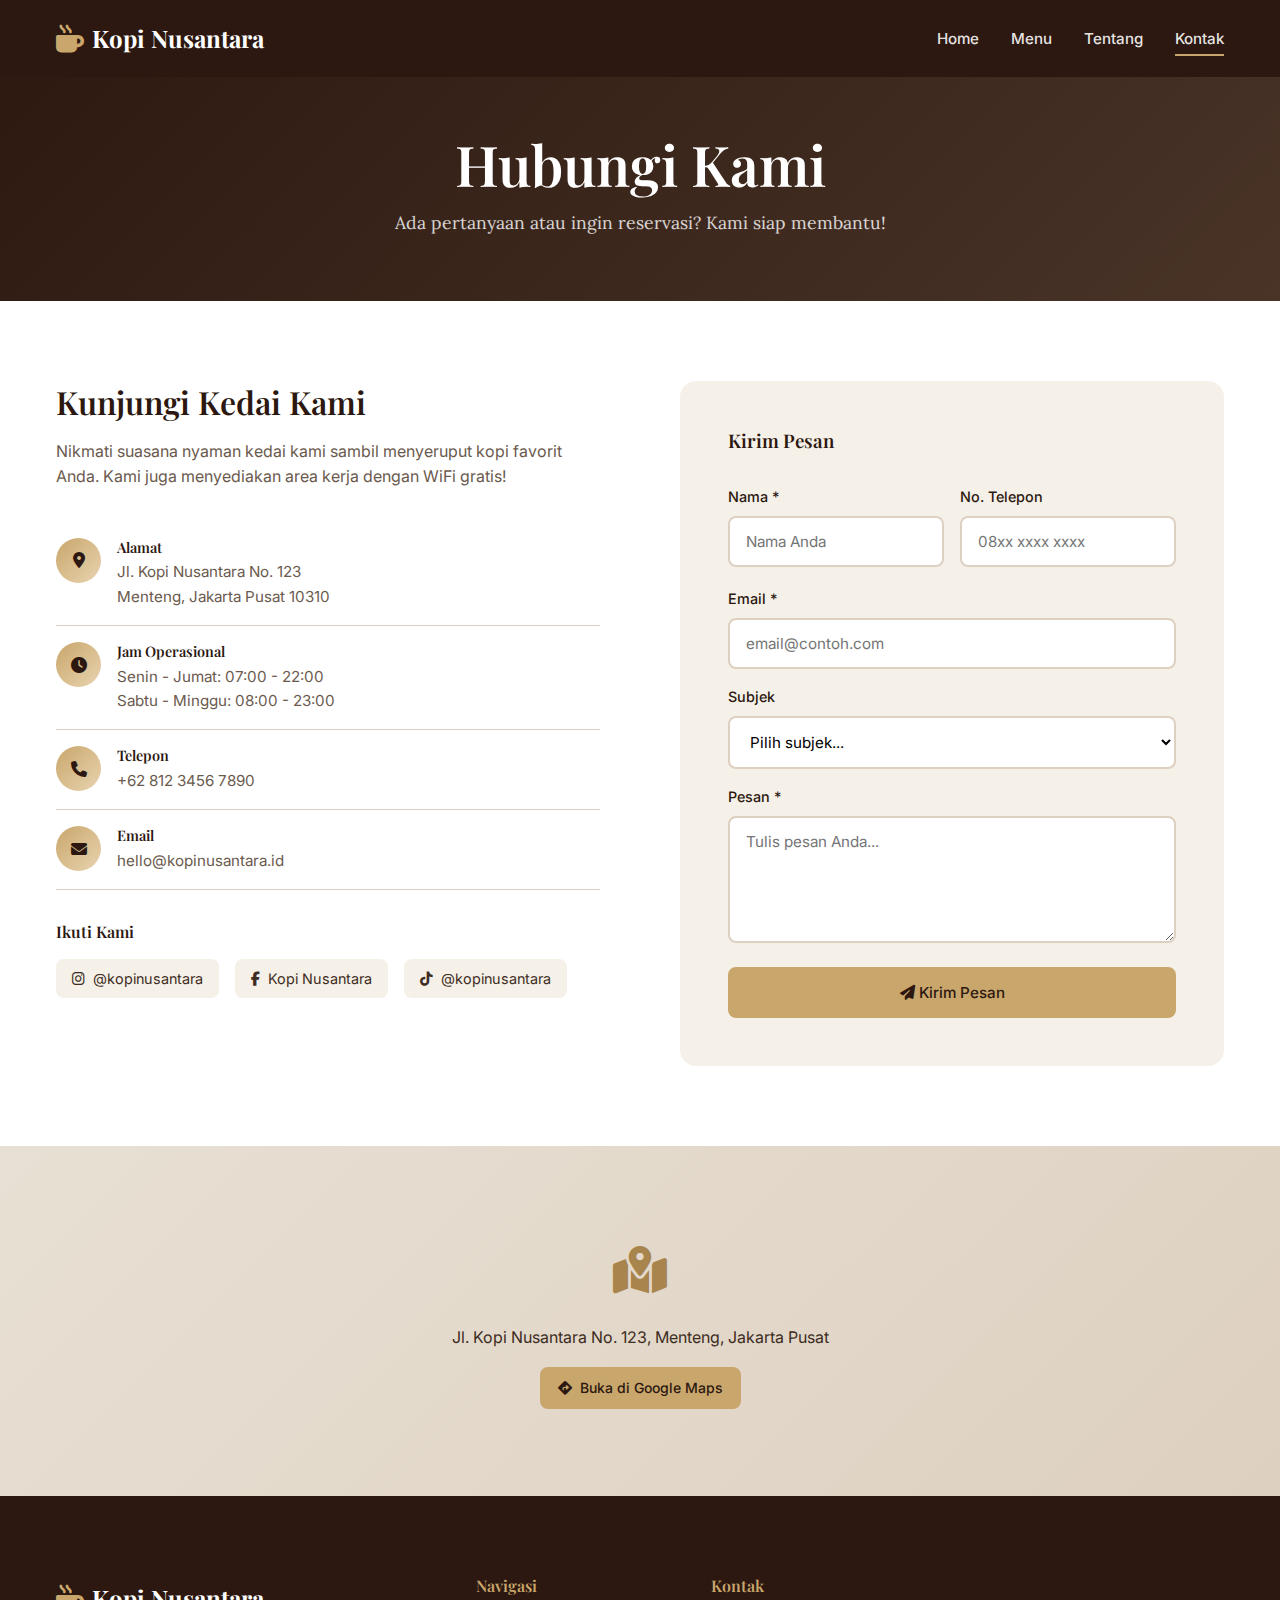
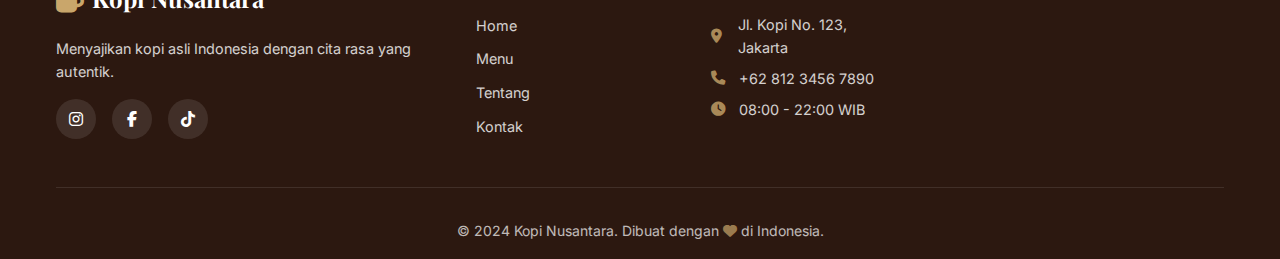
<file: contact.html>
<!DOCTYPE html>
<html lang="id">

<head>
    <meta charset="UTF-8">
    <meta name="viewport" content="width=device-width, initial-scale=1.0">
    <meta name="description" content="Hubungi Kopi Nusantara - Lokasi, jam operasional, dan cara menghubungi kami">
    <title>Kontak | Kopi Nusantara</title>
    <link rel="preconnect" href="https://fonts.googleapis.com">
    <link rel="preconnect" href="https://fonts.gstatic.com" crossorigin>
    <link
        href="https://fonts.googleapis.com/css2?family=Playfair+Display:wght@400;600;700&family=Lora:wght@400;500;600&family=Inter:wght@300;400;500;600&display=swap"
        rel="stylesheet">
    <link rel="stylesheet" href="https://cdnjs.cloudflare.com/ajax/libs/font-awesome/6.5.1/css/all.min.css">
    <link rel="stylesheet" href="css/style.css">
</head>

<body>
    <!-- Navigation -->
    <nav class="navbar navbar-dark">
        <div class="container">
            <a href="index.html" class="logo">
                <span class="logo-icon"><i class="fas fa-mug-hot"></i></span>
                <span class="logo-text">Kopi Nusantara</span>
            </a>
            <button class="nav-toggle" aria-label="Toggle navigation">
                <span class="hamburger"></span>
            </button>
            <ul class="nav-menu">
                <li><a href="index.html" class="nav-link">Home</a></li>
                <li><a href="menu.html" class="nav-link">Menu</a></li>
                <li><a href="about.html" class="nav-link">Tentang</a></li>
                <li><a href="contact.html" class="nav-link active">Kontak</a></li>
            </ul>
        </div>
    </nav>

    <!-- Page Header -->
    <section class="page-header">
        <div class="container">
            <h1 class="page-title">Hubungi Kami</h1>
            <p class="page-subtitle">Ada pertanyaan atau ingin reservasi? Kami siap membantu!</p>
        </div>
    </section>

    <!-- Contact Section -->
    <section class="contact-section">
        <div class="container">
            <div class="contact-grid">
                <!-- Contact Info -->
                <div class="contact-info">
                    <h2>Kunjungi Kedai Kami</h2>
                    <p class="contact-intro">
                        Nikmati suasana nyaman kedai kami sambil menyeruput kopi favorit Anda.
                        Kami juga menyediakan area kerja dengan WiFi gratis!
                    </p>

                    <div class="contact-details">
                        <div class="contact-item">
                            <span class="contact-icon"><i class="fas fa-location-dot"></i></span>
                            <div class="contact-text">
                                <h4>Alamat</h4>
                                <p>Jl. Kopi Nusantara No. 123<br>Menteng, Jakarta Pusat 10310</p>
                            </div>
                        </div>
                        <div class="contact-item">
                            <span class="contact-icon"><i class="fas fa-clock"></i></span>
                            <div class="contact-text">
                                <h4>Jam Operasional</h4>
                                <p>Senin - Jumat: 07:00 - 22:00<br>Sabtu - Minggu: 08:00 - 23:00</p>
                            </div>
                        </div>
                        <div class="contact-item">
                            <span class="contact-icon"><i class="fas fa-phone"></i></span>
                            <div class="contact-text">
                                <h4>Telepon</h4>
                                <p>+62 812 3456 7890</p>
                            </div>
                        </div>
                        <div class="contact-item">
                            <span class="contact-icon"><i class="fas fa-envelope"></i></span>
                            <div class="contact-text">
                                <h4>Email</h4>
                                <p>hello@kopinusantara.id</p>
                            </div>
                        </div>
                    </div>

                    <div class="contact-social">
                        <h4>Ikuti Kami</h4>
                        <div class="social-links">
                            <a href="#" class="social-btn">
                                <i class="fab fa-instagram"></i> @kopinusantara
                            </a>
                            <a href="#" class="social-btn">
                                <i class="fab fa-facebook-f"></i> Kopi Nusantara
                            </a>
                            <a href="#" class="social-btn">
                                <i class="fab fa-tiktok"></i> @kopinusantara
                            </a>
                        </div>
                    </div>
                </div>

                <!-- Contact Form -->
                <div class="contact-form-wrapper">
                    <h3>Kirim Pesan</h3>
                    <form class="contact-form" id="contact-form">
                        <div class="form-row">
                            <div class="form-group">
                                <label for="name">Nama *</label>
                                <input type="text" id="name" name="name" placeholder="Nama Anda" required>
                                <span class="error-message" id="name-error"></span>
                            </div>
                            <div class="form-group">
                                <label for="phone">No. Telepon</label>
                                <input type="tel" id="phone" name="phone" placeholder="08xx xxxx xxxx">
                            </div>
                        </div>
                        <div class="form-group">
                            <label for="email">Email *</label>
                            <input type="email" id="email" name="email" placeholder="email@contoh.com" required>
                            <span class="error-message" id="email-error"></span>
                        </div>
                        <div class="form-group">
                            <label for="subject">Subjek</label>
                            <select id="subject" name="subject">
                                <option value="">Pilih subjek...</option>
                                <option value="reservation">Reservasi Tempat</option>
                                <option value="catering">Catering / Event</option>
                                <option value="partnership">Kerjasama</option>
                                <option value="feedback">Feedback</option>
                                <option value="other">Lainnya</option>
                            </select>
                        </div>
                        <div class="form-group">
                            <label for="message">Pesan *</label>
                            <textarea id="message" name="message" rows="5" placeholder="Tulis pesan Anda..."
                                required></textarea>
                            <span class="error-message" id="message-error"></span>
                        </div>
                        <button type="submit" class="btn btn-primary btn-full">
                            <span class="btn-text"><i class="fas fa-paper-plane"></i> Kirim Pesan</span>
                            <span class="btn-loading" style="display: none;">Mengirim...</span>
                        </button>
                    </form>

                    <!-- Success Message -->
                    <div class="form-success" id="form-success" style="display: none;">
                        <div class="success-icon"><i class="fas fa-circle-check"></i></div>
                        <h3>Pesan Terkirim!</h3>
                        <p>Terima kasih! Tim kami akan menghubungi Anda dalam 1x24 jam.</p>
                        <button class="btn btn-outline" onclick="resetForm()">Kirim Pesan Lagi</button>
                    </div>
                </div>
            </div>
        </div>
    </section>

    <!-- Map Section -->
    <section class="map-section">
        <div class="map-placeholder">
            <div class="map-content">
                <span class="map-icon"><i class="fas fa-map-location-dot"></i></span>
                <p>Jl. Kopi Nusantara No. 123, Menteng, Jakarta Pusat</p>
                <a href="https://maps.google.com" target="_blank" class="btn btn-primary btn-sm">
                    <i class="fas fa-directions"></i> Buka di Google Maps
                </a>
            </div>
        </div>
    </section>

    <!-- Footer -->
    <footer class="footer">
        <div class="container">
            <div class="footer-grid">
                <div class="footer-brand">
                    <div class="logo">
                        <span class="logo-icon"><i class="fas fa-mug-hot"></i></span>
                        <span class="logo-text">Kopi Nusantara</span>
                    </div>
                    <p>Menyajikan kopi asli Indonesia dengan cita rasa yang autentik.</p>
                    <div class="footer-social">
                        <a href="#" class="social-link"><i class="fab fa-instagram"></i></a>
                        <a href="#" class="social-link"><i class="fab fa-facebook-f"></i></a>
                        <a href="#" class="social-link"><i class="fab fa-tiktok"></i></a>
                    </div>
                </div>
                <div class="footer-links">
                    <h4>Navigasi</h4>
                    <ul>
                        <li><a href="index.html">Home</a></li>
                        <li><a href="menu.html">Menu</a></li>
                        <li><a href="about.html">Tentang</a></li>
                        <li><a href="contact.html">Kontak</a></li>
                    </ul>
                </div>
                <div class="footer-contact">
                    <h4>Kontak</h4>
                    <ul>
                        <li><i class="fas fa-location-dot"></i> Jl. Kopi No. 123, Jakarta</li>
                        <li><i class="fas fa-phone"></i> +62 812 3456 7890</li>
                        <li><i class="fas fa-clock"></i> 08:00 - 22:00 WIB</li>
                    </ul>
                </div>
            </div>
            <div class="footer-bottom">
                <p>&copy; 2024 Kopi Nusantara. Dibuat dengan <i class="fas fa-heart"></i> di Indonesia.</p>
            </div>
        </div>
    </footer>

    <script src="js/main.js"></script>
</body>

</html>
</file>
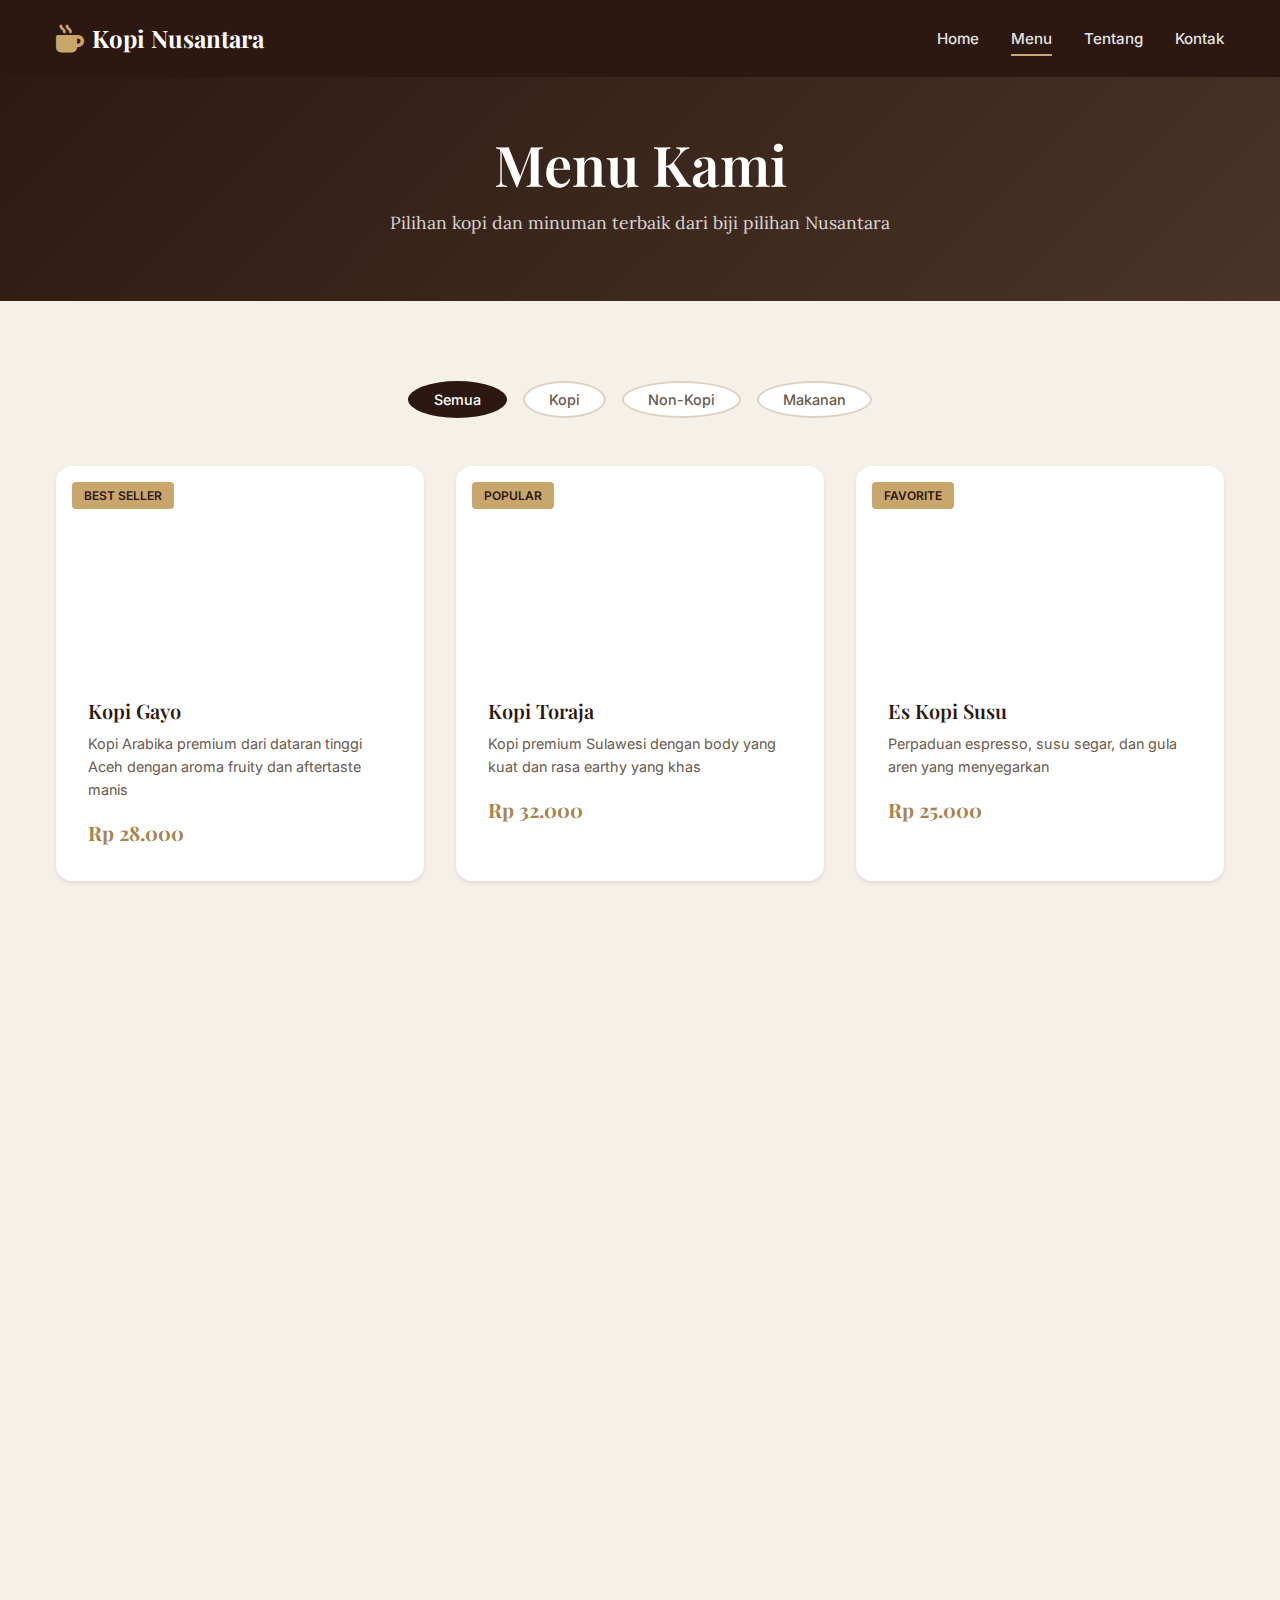
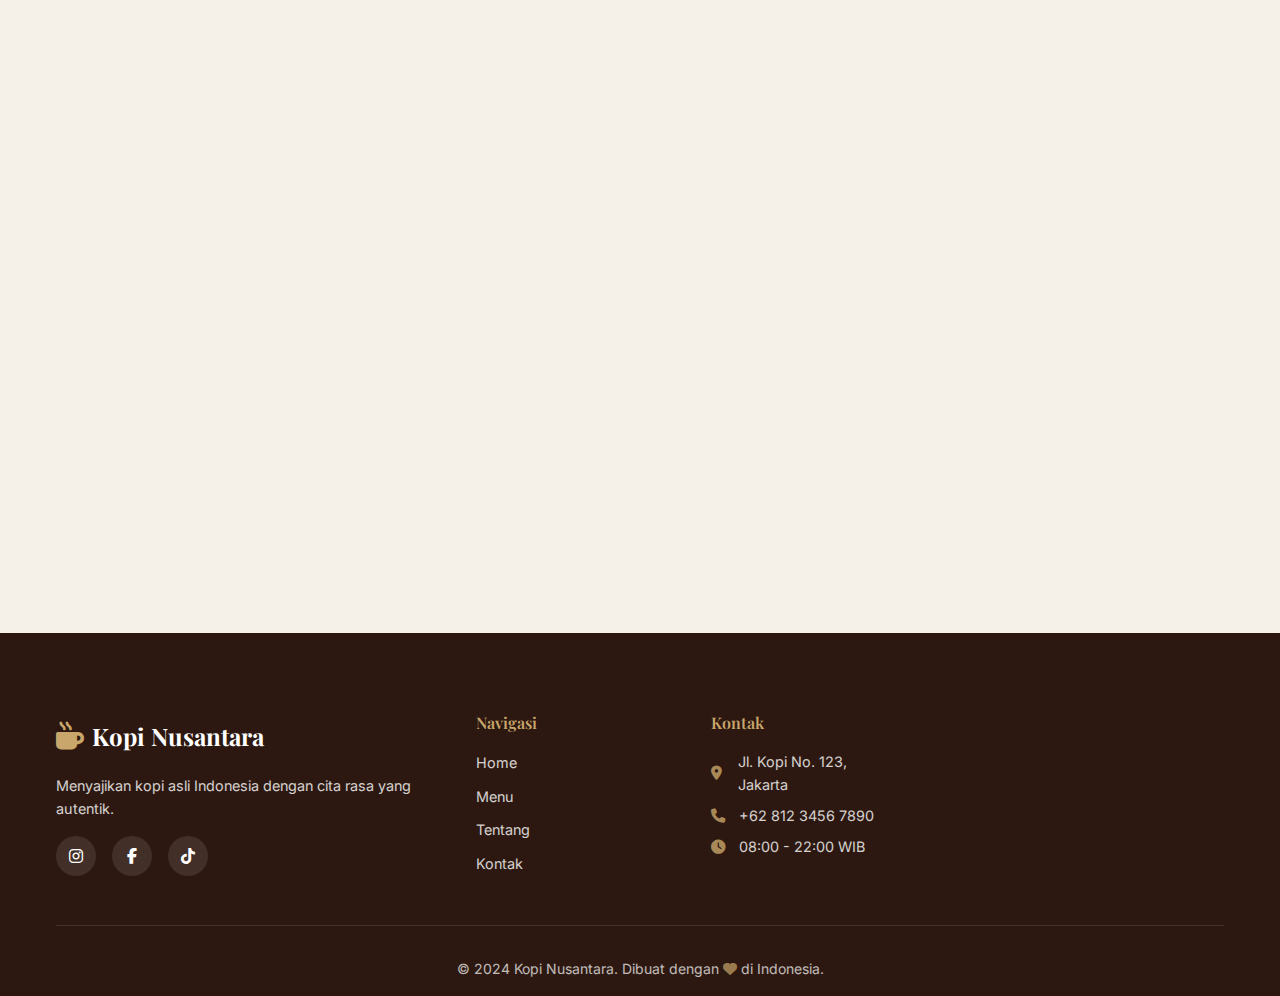
<file: menu.html>
<!DOCTYPE html>
<html lang="id">

<head>
    <meta charset="UTF-8">
    <meta name="viewport" content="width=device-width, initial-scale=1.0">
    <meta name="description" content="Menu Kopi Nusantara - Berbagai pilihan kopi dan minuman khas Indonesia">
    <title>Menu | Kopi Nusantara</title>
    <link rel="preconnect" href="https://fonts.googleapis.com">
    <link rel="preconnect" href="https://fonts.gstatic.com" crossorigin>
    <link
        href="https://fonts.googleapis.com/css2?family=Playfair+Display:wght@400;600;700&family=Lora:wght@400;500;600&family=Inter:wght@300;400;500;600&display=swap"
        rel="stylesheet">
    <link rel="stylesheet" href="https://cdnjs.cloudflare.com/ajax/libs/font-awesome/6.5.1/css/all.min.css">
    <link rel="stylesheet" href="css/style.css">
</head>

<body>
    <!-- Navigation -->
    <nav class="navbar navbar-dark">
        <div class="container">
            <a href="index.html" class="logo">
                <span class="logo-icon"><i class="fas fa-mug-hot"></i></span>
                <span class="logo-text">Kopi Nusantara</span>
            </a>
            <button class="nav-toggle" aria-label="Toggle navigation">
                <span class="hamburger"></span>
            </button>
            <ul class="nav-menu">
                <li><a href="index.html" class="nav-link">Home</a></li>
                <li><a href="menu.html" class="nav-link active">Menu</a></li>
                <li><a href="about.html" class="nav-link">Tentang</a></li>
                <li><a href="contact.html" class="nav-link">Kontak</a></li>
            </ul>
        </div>
    </nav>

    <!-- Page Header -->
    <section class="page-header">
        <div class="container">
            <h1 class="page-title">Menu Kami</h1>
            <p class="page-subtitle">Pilihan kopi dan minuman terbaik dari biji pilihan Nusantara</p>
        </div>
    </section>

    <!-- Menu Section -->
    <section class="menu-section">
        <div class="container">
            <!-- Menu Filter -->
            <div class="menu-filter">
                <button class="filter-btn active" data-filter="all">Semua</button>
                <button class="filter-btn" data-filter="kopi">Kopi</button>
                <button class="filter-btn" data-filter="non-kopi">Non-Kopi</button>
                <button class="filter-btn" data-filter="makanan">Makanan</button>
            </div>

            <!-- Menu Grid -->
            <div class="menu-grid-full">
                <!-- Kopi -->
                <div class="menu-card" data-category="kopi">
                    <div class="menu-image"
                        style="background-image: url('https://images.unsplash.com/photo-1514432324607-a09d9b4aefdd?w=400')">
                        <span class="menu-badge">Best Seller</span>
                    </div>
                    <div class="menu-content">
                        <h3>Kopi Gayo</h3>
                        <p>Kopi Arabika premium dari dataran tinggi Aceh dengan aroma fruity dan aftertaste manis</p>
                        <div class="menu-footer">
                            <span class="menu-price">Rp 28.000</span>
                        </div>
                    </div>
                </div>
                <div class="menu-card" data-category="kopi">
                    <div class="menu-image"
                        style="background-image: url('https://images.unsplash.com/photo-1461023058943-07fcbe16d735?w=400')">
                        <span class="menu-badge">Popular</span>
                    </div>
                    <div class="menu-content">
                        <h3>Kopi Toraja</h3>
                        <p>Kopi premium Sulawesi dengan body yang kuat dan rasa earthy yang khas</p>
                        <div class="menu-footer">
                            <span class="menu-price">Rp 32.000</span>
                        </div>
                    </div>
                </div>
                <div class="menu-card" data-category="kopi">
                    <div class="menu-image"
                        style="background-image: url('https://images.unsplash.com/photo-1495474472287-4d71bcdd2085?w=400')">
                        <span class="menu-badge">Favorite</span>
                    </div>
                    <div class="menu-content">
                        <h3>Es Kopi Susu</h3>
                        <p>Perpaduan espresso, susu segar, dan gula aren yang menyegarkan</p>
                        <div class="menu-footer">
                            <span class="menu-price">Rp 25.000</span>
                        </div>
                    </div>
                </div>
                <div class="menu-card" data-category="kopi">
                    <div class="menu-image"
                        style="background-image: url('https://images.unsplash.com/photo-1509042239860-f550ce710b93?w=400')">
                    </div>
                    <div class="menu-content">
                        <h3>Cappuccino</h3>
                        <p>Espresso dengan steamed milk dan foam yang lembut</p>
                        <div class="menu-footer">
                            <span class="menu-price">Rp 28.000</span>
                        </div>
                    </div>
                </div>
                <div class="menu-card" data-category="kopi">
                    <div class="menu-image"
                        style="background-image: url('https://images.unsplash.com/photo-1485808191679-5f86510681a2?w=400')">
                    </div>
                    <div class="menu-content">
                        <h3>Kopi Tubruk</h3>
                        <p>Kopi tradisional Indonesia dengan cara seduh tubruk klasik</p>
                        <div class="menu-footer">
                            <span class="menu-price">Rp 18.000</span>
                        </div>
                    </div>
                </div>
                <div class="menu-card" data-category="kopi">
                    <div class="menu-image"
                        style="background-image: url('https://images.unsplash.com/photo-1517701550927-30cf4ba1dba5?w=400')">
                        <span class="menu-badge">New</span>
                    </div>
                    <div class="menu-content">
                        <h3>Affogato</h3>
                        <p>Espresso panas disiram di atas es krim vanilla premium</p>
                        <div class="menu-footer">
                            <span class="menu-price">Rp 35.000</span>
                        </div>
                    </div>
                </div>

                <!-- Non-Kopi -->
                <div class="menu-card" data-category="non-kopi">
                    <div class="menu-image"
                        style="background-image: url('https://images.unsplash.com/photo-1556679343-c7306c1976bc?w=400')">
                    </div>
                    <div class="menu-content">
                        <h3>Matcha Latte</h3>
                        <p>Green tea premium Jepang dengan susu segar</p>
                        <div class="menu-footer">
                            <span class="menu-price">Rp 30.000</span>
                        </div>
                    </div>
                </div>
                <div class="menu-card" data-category="non-kopi">
                    <div class="menu-image"
                        style="background-image: url('https://images.unsplash.com/photo-1558857563-b371033873b8?w=400')">
                    </div>
                    <div class="menu-content">
                        <h3>Cokelat Panas</h3>
                        <p>Cokelat premium dengan susu hangat dan whipped cream</p>
                        <div class="menu-footer">
                            <span class="menu-price">Rp 28.000</span>
                        </div>
                    </div>
                </div>
                <div class="menu-card" data-category="non-kopi">
                    <div class="menu-image"
                        style="background-image: url('https://images.unsplash.com/photo-1499638673689-79a0b5115d87?w=400')">
                    </div>
                    <div class="menu-content">
                        <h3>Teh Tarik</h3>
                        <p>Teh susu khas Malaysia yang creamy dan manis</p>
                        <div class="menu-footer">
                            <span class="menu-price">Rp 22.000</span>
                        </div>
                    </div>
                </div>

                <!-- Makanan -->
                <div class="menu-card" data-category="makanan">
                    <div class="menu-image"
                        style="background-image: url('https://images.unsplash.com/photo-1509440159596-0249088772ff?w=400')">
                    </div>
                    <div class="menu-content">
                        <h3>Croissant</h3>
                        <p>Croissant butter renyah dan lembut fresh from oven</p>
                        <div class="menu-footer">
                            <span class="menu-price">Rp 25.000</span>
                        </div>
                    </div>
                </div>
                <div class="menu-card" data-category="makanan">
                    <div class="menu-image"
                        style="background-image: url('https://images.unsplash.com/photo-1484723091739-30a097e8f929?w=400')">
                    </div>
                    <div class="menu-content">
                        <h3>French Toast</h3>
                        <p>Roti panggang dengan madu, butter, dan buah segar</p>
                        <div class="menu-footer">
                            <span class="menu-price">Rp 35.000</span>
                        </div>
                    </div>
                </div>
                <div class="menu-card" data-category="makanan">
                    <div class="menu-image"
                        style="background-image: url('https://images.unsplash.com/photo-1565299624946-b28f40a0ae38?w=400')">
                    </div>
                    <div class="menu-content">
                        <h3>Pisang Goreng</h3>
                        <p>Pisang goreng crispy dengan topping cokelat dan keju</p>
                        <div class="menu-footer">
                            <span class="menu-price">Rp 20.000</span>
                        </div>
                    </div>
                </div>
            </div>
        </div>
    </section>

    <!-- Footer -->
    <footer class="footer">
        <div class="container">
            <div class="footer-grid">
                <div class="footer-brand">
                    <div class="logo">
                        <span class="logo-icon"><i class="fas fa-mug-hot"></i></span>
                        <span class="logo-text">Kopi Nusantara</span>
                    </div>
                    <p>Menyajikan kopi asli Indonesia dengan cita rasa yang autentik.</p>
                    <div class="footer-social">
                        <a href="#" class="social-link"><i class="fab fa-instagram"></i></a>
                        <a href="#" class="social-link"><i class="fab fa-facebook-f"></i></a>
                        <a href="#" class="social-link"><i class="fab fa-tiktok"></i></a>
                    </div>
                </div>
                <div class="footer-links">
                    <h4>Navigasi</h4>
                    <ul>
                        <li><a href="index.html">Home</a></li>
                        <li><a href="menu.html">Menu</a></li>
                        <li><a href="about.html">Tentang</a></li>
                        <li><a href="contact.html">Kontak</a></li>
                    </ul>
                </div>
                <div class="footer-contact">
                    <h4>Kontak</h4>
                    <ul>
                        <li><i class="fas fa-location-dot"></i> Jl. Kopi No. 123, Jakarta</li>
                        <li><i class="fas fa-phone"></i> +62 812 3456 7890</li>
                        <li><i class="fas fa-clock"></i> 08:00 - 22:00 WIB</li>
                    </ul>
                </div>
            </div>
            <div class="footer-bottom">
                <p>&copy; 2024 Kopi Nusantara. Dibuat dengan <i class="fas fa-heart"></i> di Indonesia.</p>
            </div>
        </div>
    </footer>

    <script src="js/main.js"></script>
</body>

</html>
</file>
<file: css/style.css>
/* ==========================================
   KOPI NUSANTARA - COFFEE SHOP WEBSITE
   CSS Stylesheet
   ========================================== */

/* ---------- CSS Variables ---------- */
:root {
    /* Colors - Warm Coffee Theme */
    --color-primary: #2c1810;
    --color-secondary: #4a3428;
    --color-accent: #c9a66b;
    --color-accent-dark: #a8854d;
    --color-cream: #f5f0e8;
    --color-brown-light: #ddd0c0;
    --color-white: #ffffff;
    --color-text: #3d2c22;
    --color-text-light: #6b5a4e;

    /* Gradients */
    --gradient-primary: linear-gradient(135deg, #2c1810 0%, #4a3428 100%);
    --gradient-accent: linear-gradient(135deg, #c9a66b 0%, #e8d4b0 100%);
    --gradient-warm: linear-gradient(135deg, #4a3428 0%, #2c1810 50%, #1a0f09 100%);

    /* Typography */
    --font-heading: 'Playfair Display', serif;
    --font-accent: 'Lora', serif;
    --font-body: 'Inter', sans-serif;

    /* Spacing */
    --spacing-xs: 0.5rem;
    --spacing-sm: 1rem;
    --spacing-md: 2rem;
    --spacing-lg: 3rem;
    --spacing-xl: 5rem;

    /* Border Radius */
    --radius-sm: 4px;
    --radius-md: 8px;
    --radius-lg: 16px;
    --radius-xl: 24px;
    --radius-full: 50%;

    /* Shadows */
    --shadow-sm: 0 2px 4px rgba(44, 24, 16, 0.1);
    --shadow-md: 0 4px 12px rgba(44, 24, 16, 0.15);
    --shadow-lg: 0 8px 24px rgba(44, 24, 16, 0.2);
    --shadow-xl: 0 16px 48px rgba(44, 24, 16, 0.25);

    /* Transitions */
    --transition-fast: 0.2s ease;
    --transition-normal: 0.3s ease;
    --transition-slow: 0.5s ease;
}

/* ---------- Reset & Base ---------- */
*,
*::before,
*::after {
    margin: 0;
    padding: 0;
    box-sizing: border-box;
}

html {
    scroll-behavior: smooth;
}

body {
    font-family: var(--font-body);
    font-size: 16px;
    line-height: 1.6;
    color: var(--color-text);
    background-color: var(--color-cream);
    overflow-x: hidden;
}

img {
    max-width: 100%;
    height: auto;
    display: block;
}

a {
    text-decoration: none;
    color: inherit;
    transition: color var(--transition-fast);
}

ul {
    list-style: none;
}

/* ---------- Container ---------- */
.container {
    width: 100%;
    max-width: 1200px;
    margin: 0 auto;
    padding: 0 var(--spacing-sm);
}

/* ---------- Typography ---------- */
h1,
h2,
h3,
h4,
h5,
h6 {
    font-family: var(--font-heading);
    font-weight: 600;
    line-height: 1.3;
    color: var(--color-primary);
}

.section-tag {
    display: inline-block;
    font-family: var(--font-accent);
    font-size: 0.875rem;
    font-weight: 500;
    text-transform: uppercase;
    letter-spacing: 2px;
    color: var(--color-accent-dark);
    margin-bottom: var(--spacing-xs);
}

.section-title {
    font-size: clamp(2rem, 5vw, 3rem);
    color: var(--color-primary);
    margin-bottom: var(--spacing-sm);
}

.section-desc {
    font-size: 1.1rem;
    color: var(--color-text-light);
    max-width: 600px;
    margin: 0 auto;
}

.section-header {
    text-align: center;
    margin-bottom: var(--spacing-lg);
}

/* ---------- Buttons ---------- */
.btn {
    display: inline-flex;
    align-items: center;
    justify-content: center;
    gap: var(--spacing-xs);
    padding: 0.875rem 2rem;
    font-family: var(--font-body);
    font-size: 0.95rem;
    font-weight: 500;
    border: 2px solid transparent;
    border-radius: var(--radius-md);
    cursor: pointer;
    transition: all var(--transition-normal);
}

.btn-primary {
    background: var(--color-accent);
    color: var(--color-primary);
    border-color: var(--color-accent);
}

.btn-primary:hover {
    background: var(--color-accent-dark);
    border-color: var(--color-accent-dark);
    transform: translateY(-2px);
    box-shadow: var(--shadow-md);
}

.btn-outline-light {
    background: transparent;
    color: var(--color-white);
    border-color: var(--color-white);
}

.btn-outline-light:hover {
    background: var(--color-white);
    color: var(--color-primary);
}

.btn-outline {
    background: transparent;
    color: var(--color-primary);
    border-color: var(--color-primary);
}

.btn-outline:hover {
    background: var(--color-primary);
    color: var(--color-white);
}

.btn-full {
    width: 100%;
}

.btn-sm {
    padding: 0.5rem 1rem;
    font-size: 0.875rem;
}

/* ---------- Navigation ---------- */
.navbar {
    position: fixed;
    top: 0;
    left: 0;
    right: 0;
    z-index: 1000;
    padding: var(--spacing-sm) 0;
    background: transparent;
    transition: all var(--transition-normal);
}

.navbar.scrolled {
    background: rgba(44, 24, 16, 0.98);
    backdrop-filter: blur(10px);
    box-shadow: var(--shadow-sm);
}

.navbar.navbar-dark {
    background: var(--color-primary);
}

.navbar .container {
    display: flex;
    align-items: center;
    justify-content: space-between;
}

.logo {
    display: flex;
    align-items: center;
    gap: var(--spacing-xs);
    font-family: var(--font-heading);
    font-size: 1.5rem;
    font-weight: 700;
    color: var(--color-white);
}

.logo-icon {
    font-size: 1.75rem;
    color: var(--color-accent);
}

.nav-menu {
    display: flex;
    align-items: center;
    gap: var(--spacing-md);
}

.nav-link {
    position: relative;
    font-size: 0.95rem;
    font-weight: 500;
    color: rgba(255, 255, 255, 0.9);
    padding: var(--spacing-xs) 0;
}

.nav-link::after {
    content: '';
    position: absolute;
    bottom: 0;
    left: 0;
    width: 0;
    height: 2px;
    background: var(--color-accent);
    transition: width var(--transition-normal);
}

.nav-link:hover::after,
.nav-link.active::after {
    width: 100%;
}

.nav-toggle {
    display: none;
    flex-direction: column;
    gap: 5px;
    background: none;
    border: none;
    cursor: pointer;
    padding: var(--spacing-xs);
}

.hamburger,
.hamburger::before,
.hamburger::after {
    display: block;
    width: 25px;
    height: 2px;
    background: var(--color-white);
    transition: all var(--transition-fast);
}

.hamburger {
    position: relative;
}

.hamburger::before,
.hamburger::after {
    content: '';
    position: absolute;
    left: 0;
}

.hamburger::before {
    top: -8px;
}

.hamburger::after {
    top: 8px;
}

/* ---------- Hero Section ---------- */
.hero {
    position: relative;
    min-height: 100vh;
    display: flex;
    align-items: center;
    justify-content: center;
    text-align: center;
    background: linear-gradient(135deg, rgba(44, 24, 16, 0.85), rgba(74, 52, 40, 0.9)),
        url('https://images.unsplash.com/photo-1447933601403-0c6688de566e?w=1920') center/cover no-repeat;
    color: var(--color-white);
}

.hero-overlay {
    position: absolute;
    inset: 0;
    background: radial-gradient(circle at center, transparent 0%, rgba(0, 0, 0, 0.3) 100%);
}

.hero-content {
    position: relative;
    z-index: 1;
    max-width: 800px;
    padding: var(--spacing-md);
}

.hero-tag {
    display: block;
    font-family: var(--font-accent);
    font-size: 1rem;
    letter-spacing: 3px;
    text-transform: uppercase;
    color: var(--color-accent);
    margin-bottom: var(--spacing-sm);
}

.hero-title {
    font-size: clamp(2.5rem, 6vw, 5rem);
    font-weight: 700;
    margin-bottom: var(--spacing-sm);
    line-height: 1.1;
    color: var(--color-white);
}

.hero-title .highlight {
    color: var(--color-accent);
}

.hero-subtitle {
    font-family: var(--font-accent);
    font-size: clamp(1rem, 2vw, 1.25rem);
    opacity: 0.9;
    margin-bottom: var(--spacing-md);
}

.hero-buttons {
    display: flex;
    gap: var(--spacing-sm);
    justify-content: center;
    flex-wrap: wrap;
}

.scroll-indicator {
    position: absolute;
    bottom: var(--spacing-md);
    left: 50%;
    transform: translateX(-50%);
    display: flex;
    flex-direction: column;
    align-items: center;
    gap: var(--spacing-xs);
    font-size: 0.75rem;
    text-transform: uppercase;
    letter-spacing: 2px;
    opacity: 0.7;
    animation: bounce 2s infinite;
}

.scroll-arrow {
    width: 24px;
    height: 24px;
    border-right: 2px solid var(--color-white);
    border-bottom: 2px solid var(--color-white);
    transform: rotate(45deg);
}

@keyframes bounce {

    0%,
    20%,
    50%,
    80%,
    100% {
        transform: translateX(-50%) translateY(0);
    }

    40% {
        transform: translateX(-50%) translateY(-10px);
    }

    60% {
        transform: translateX(-50%) translateY(-5px);
    }
}

/* ---------- Features Section ---------- */
.features {
    padding: var(--spacing-xl) 0;
    background: var(--color-white);
    margin-top: -60px;
    position: relative;
    z-index: 10;
    border-radius: var(--radius-xl) var(--radius-xl) 0 0;
}

.features-grid {
    display: grid;
    grid-template-columns: repeat(4, 1fr);
    gap: var(--spacing-md);
}

.feature-card {
    text-align: center;
    padding: var(--spacing-md);
}

.feature-icon {
    width: 70px;
    height: 70px;
    margin: 0 auto var(--spacing-sm);
    display: flex;
    align-items: center;
    justify-content: center;
    background: var(--gradient-accent);
    border-radius: var(--radius-full);
    font-size: 1.75rem;
    color: var(--color-primary);
}

.feature-card h3 {
    font-size: 1.1rem;
    margin-bottom: var(--spacing-xs);
}

.feature-card p {
    font-size: 0.9rem;
    color: var(--color-text-light);
}

/* ---------- Featured/Menu Section ---------- */
.featured {
    padding: var(--spacing-xl) 0;
    background: var(--color-cream);
}

.menu-grid {
    display: grid;
    grid-template-columns: repeat(3, 1fr);
    gap: var(--spacing-md);
}

.menu-grid-full {
    display: grid;
    grid-template-columns: repeat(auto-fill, minmax(280px, 1fr));
    gap: var(--spacing-md);
}

.menu-card {
    background: var(--color-white);
    border-radius: var(--radius-lg);
    overflow: hidden;
    box-shadow: var(--shadow-sm);
    transition: all var(--transition-normal);
}

.menu-card:hover {
    transform: translateY(-5px);
    box-shadow: var(--shadow-lg);
}

.menu-image {
    position: relative;
    height: 200px;
    background-size: cover;
    background-position: center;
}

.menu-badge {
    position: absolute;
    top: var(--spacing-sm);
    left: var(--spacing-sm);
    padding: 0.25rem 0.75rem;
    background: var(--color-accent);
    color: var(--color-primary);
    font-size: 0.75rem;
    font-weight: 600;
    text-transform: uppercase;
    border-radius: var(--radius-sm);
}

.menu-content {
    padding: var(--spacing-md);
}

.menu-content h3 {
    font-size: 1.25rem;
    margin-bottom: var(--spacing-xs);
}

.menu-content p {
    font-size: 0.9rem;
    color: var(--color-text-light);
    margin-bottom: var(--spacing-sm);
}

.menu-footer {
    display: flex;
    align-items: center;
    justify-content: space-between;
}

.menu-price {
    font-family: var(--font-heading);
    font-size: 1.25rem;
    font-weight: 700;
    color: var(--color-accent-dark);
}

.menu-btn {
    width: 40px;
    height: 40px;
    display: flex;
    align-items: center;
    justify-content: center;
    background: var(--color-primary);
    color: var(--color-white);
    border-radius: var(--radius-full);
    transition: all var(--transition-fast);
}

.menu-btn:hover {
    background: var(--color-accent);
    color: var(--color-primary);
}

.featured-cta {
    text-align: center;
    margin-top: var(--spacing-lg);
}

/* ---------- Menu Section (Page) ---------- */
.menu-section {
    padding: var(--spacing-xl) 0;
}

.menu-filter {
    display: flex;
    flex-wrap: wrap;
    justify-content: center;
    gap: var(--spacing-sm);
    margin-bottom: var(--spacing-lg);
}

.filter-btn {
    padding: 0.5rem 1.5rem;
    font-family: var(--font-body);
    font-size: 0.9rem;
    font-weight: 500;
    background: var(--color-white);
    color: var(--color-text-light);
    border: 2px solid var(--color-brown-light);
    border-radius: var(--radius-full);
    cursor: pointer;
    transition: all var(--transition-fast);
}

.filter-btn:hover,
.filter-btn.active {
    background: var(--color-primary);
    color: var(--color-white);
    border-color: var(--color-primary);
}

/* ---------- About Preview Section ---------- */
.about-preview {
    padding: var(--spacing-xl) 0;
    background: var(--color-white);
}

.about-preview-grid {
    display: grid;
    grid-template-columns: 1fr 1fr;
    gap: var(--spacing-xl);
    align-items: center;
}

.about-preview-image {
    position: relative;
}

.about-preview-image img {
    border-radius: var(--radius-lg);
    box-shadow: var(--shadow-lg);
}

.experience-badge {
    position: absolute;
    bottom: -20px;
    right: -20px;
    background: var(--color-primary);
    color: var(--color-white);
    padding: var(--spacing-md);
    border-radius: var(--radius-lg);
    text-align: center;
    box-shadow: var(--shadow-md);
}

.exp-number {
    display: block;
    font-family: var(--font-heading);
    font-size: 2.5rem;
    font-weight: 700;
    color: var(--color-accent);
}

.exp-text {
    font-size: 0.75rem;
    text-transform: uppercase;
    letter-spacing: 1px;
}

.about-preview-content .section-title {
    text-align: left;
}

.about-text {
    color: var(--color-text-light);
    margin-bottom: var(--spacing-sm);
}

.about-stats {
    display: flex;
    gap: var(--spacing-lg);
    margin-bottom: var(--spacing-md);
    padding: var(--spacing-md) 0;
    border-top: 1px solid var(--color-brown-light);
    border-bottom: 1px solid var(--color-brown-light);
}

.stat-item {
    text-align: center;
}

.stat-number {
    display: block;
    font-family: var(--font-heading);
    font-size: 2rem;
    font-weight: 700;
    color: var(--color-accent-dark);
}

.stat-label {
    font-size: 0.875rem;
    color: var(--color-text-light);
}

/* ---------- Testimonials Section ---------- */
.testimonials {
    padding: var(--spacing-xl) 0;
    background: var(--gradient-warm);
    color: var(--color-white);
}

.testimonials .section-title {
    color: var(--color-white);
}

.testimonials-grid {
    display: grid;
    grid-template-columns: repeat(3, 1fr);
    gap: var(--spacing-md);
}

.testimonial-card {
    background: rgba(255, 255, 255, 0.1);
    backdrop-filter: blur(10px);
    padding: var(--spacing-md);
    border-radius: var(--radius-lg);
    border: 1px solid rgba(255, 255, 255, 0.1);
}

.testimonial-rating {
    margin-bottom: var(--spacing-sm);
    color: var(--color-accent);
}

.testimonial-text {
    font-family: var(--font-accent);
    font-style: italic;
    margin-bottom: var(--spacing-md);
    line-height: 1.7;
}

.testimonial-author {
    display: flex;
    align-items: center;
    gap: var(--spacing-sm);
}

.testimonial-author img {
    width: 50px;
    height: 50px;
    border-radius: var(--radius-full);
    object-fit: cover;
}

.testimonial-author h4 {
    font-size: 1rem;
    color: var(--color-white);
    margin-bottom: 0.25rem;
}

.testimonial-author span {
    font-size: 0.8rem;
    opacity: 0.7;
}

/* ---------- Page Header ---------- */
.page-header {
    padding: 8rem 0 4rem;
    background: var(--gradient-primary);
    text-align: center;
    color: var(--color-white);
}

.page-title {
    font-size: clamp(2rem, 5vw, 3.5rem);
    margin-bottom: var(--spacing-xs);
    color: var(--color-white);
}

.page-subtitle {
    font-family: var(--font-accent);
    font-size: 1.1rem;
    opacity: 0.8;
}

/* ---------- About Section (Page) ---------- */
.about-section {
    padding: var(--spacing-xl) 0;
    background: var(--color-white);
}

.about-grid {
    display: grid;
    grid-template-columns: 1fr 1.5fr;
    gap: var(--spacing-xl);
    align-items: start;
}

.about-image-wrapper {
    position: relative;
}

.about-main-image {
    border-radius: var(--radius-lg);
    box-shadow: var(--shadow-lg);
}

.about-image-decoration {
    position: absolute;
    top: -20px;
    right: -20px;
    width: 100%;
    height: 100%;
    border: 3px solid var(--color-accent);
    border-radius: var(--radius-lg);
    z-index: -1;
}

.about-content h2 {
    font-size: 2rem;
    color: var(--color-primary);
    margin-bottom: var(--spacing-sm);
}

.about-lead {
    font-family: var(--font-accent);
    font-size: 1.15rem;
    color: var(--color-primary);
    font-weight: 500;
    margin-bottom: var(--spacing-sm);
}

.about-content p {
    color: var(--color-text-light);
    margin-bottom: var(--spacing-sm);
}

/* ---------- Values Section ---------- */
.values-section {
    padding: var(--spacing-xl) 0;
    background: var(--color-cream);
}

.values-grid {
    display: grid;
    grid-template-columns: repeat(4, 1fr);
    gap: var(--spacing-md);
}

.value-card {
    background: var(--color-white);
    padding: var(--spacing-md);
    border-radius: var(--radius-lg);
    text-align: center;
    box-shadow: var(--shadow-sm);
    transition: all var(--transition-normal);
}

.value-card:hover {
    transform: translateY(-5px);
    box-shadow: var(--shadow-md);
}

.value-icon {
    width: 60px;
    height: 60px;
    margin: 0 auto var(--spacing-sm);
    display: flex;
    align-items: center;
    justify-content: center;
    background: var(--gradient-primary);
    border-radius: var(--radius-full);
    font-size: 1.5rem;
    color: var(--color-accent);
}

.value-card h3 {
    font-size: 1.1rem;
    margin-bottom: var(--spacing-xs);
}

.value-card p {
    font-size: 0.9rem;
    color: var(--color-text-light);
}

/* ---------- Journey Section ---------- */
.journey-section {
    padding: var(--spacing-xl) 0;
    background: var(--color-white);
}

.journey-steps {
    display: grid;
    grid-template-columns: repeat(4, 1fr);
    gap: var(--spacing-md);
}

.journey-step {
    text-align: center;
    position: relative;
}

.step-number {
    font-family: var(--font-heading);
    font-size: 3rem;
    font-weight: 700;
    color: var(--color-accent);
    opacity: 0.3;
    margin-bottom: var(--spacing-xs);
}

.step-content h3 {
    font-size: 1.1rem;
    margin-bottom: var(--spacing-xs);
}

.step-content p {
    font-size: 0.9rem;
    color: var(--color-text-light);
}

/* ---------- Team Section ---------- */
.team-section {
    padding: var(--spacing-xl) 0;
    background: var(--color-cream);
}

.team-grid {
    display: grid;
    grid-template-columns: repeat(3, 1fr);
    gap: var(--spacing-md);
}

.team-card {
    position: relative;
    border-radius: var(--radius-lg);
    overflow: hidden;
    box-shadow: var(--shadow-md);
}

.team-card img {
    width: 100%;
    height: 350px;
    object-fit: cover;
    transition: transform var(--transition-slow);
}

.team-card:hover img {
    transform: scale(1.05);
}

.team-info {
    position: absolute;
    bottom: 0;
    left: 0;
    right: 0;
    padding: var(--spacing-md);
    background: linear-gradient(to top, rgba(44, 24, 16, 0.9), transparent);
    color: var(--color-white);
}

.team-info h3 {
    color: var(--color-white);
    margin-bottom: 0.25rem;
}

.team-info span {
    font-size: 0.9rem;
    color: var(--color-accent);
}

/* ---------- Contact Section ---------- */
.contact-section {
    padding: var(--spacing-xl) 0;
    background: var(--color-white);
}

.contact-grid {
    display: grid;
    grid-template-columns: 1fr 1fr;
    gap: var(--spacing-xl);
}

.contact-info h2 {
    font-size: 2rem;
    color: var(--color-primary);
    margin-bottom: var(--spacing-sm);
}

.contact-intro {
    color: var(--color-text-light);
    margin-bottom: var(--spacing-md);
}

.contact-details {
    margin-bottom: var(--spacing-md);
}

.contact-item {
    display: flex;
    align-items: flex-start;
    gap: var(--spacing-sm);
    padding: var(--spacing-sm) 0;
    border-bottom: 1px solid var(--color-brown-light);
}

.contact-icon {
    width: 45px;
    height: 45px;
    display: flex;
    align-items: center;
    justify-content: center;
    background: var(--gradient-accent);
    border-radius: var(--radius-full);
    font-size: 1rem;
    color: var(--color-primary);
    flex-shrink: 0;
}

.contact-text h4 {
    font-size: 0.9rem;
    color: var(--color-primary);
    margin-bottom: 0.25rem;
}

.contact-text p {
    font-size: 0.95rem;
    color: var(--color-text-light);
}

.contact-social h4 {
    font-size: 1rem;
    color: var(--color-primary);
    margin-bottom: var(--spacing-sm);
}

.social-links {
    display: flex;
    gap: var(--spacing-sm);
    flex-wrap: wrap;
}

.social-btn {
    display: inline-flex;
    align-items: center;
    gap: var(--spacing-xs);
    padding: 0.5rem 1rem;
    background: var(--color-cream);
    border-radius: var(--radius-md);
    font-size: 0.9rem;
    color: var(--color-text);
    transition: all var(--transition-fast);
}

.social-btn:hover {
    background: var(--color-primary);
    color: var(--color-white);
}

/* ---------- Contact Form ---------- */
.contact-form-wrapper {
    background: var(--color-cream);
    padding: var(--spacing-lg);
    border-radius: var(--radius-lg);
}

.contact-form-wrapper h3 {
    margin-bottom: var(--spacing-md);
}

.form-row {
    display: grid;
    grid-template-columns: 1fr 1fr;
    gap: var(--spacing-sm);
}

.form-group {
    margin-bottom: var(--spacing-sm);
}

.form-group label {
    display: block;
    font-size: 0.9rem;
    font-weight: 500;
    color: var(--color-primary);
    margin-bottom: 0.5rem;
}

.form-group input,
.form-group select,
.form-group textarea {
    width: 100%;
    padding: 0.875rem 1rem;
    font-family: var(--font-body);
    font-size: 0.95rem;
    border: 2px solid var(--color-brown-light);
    border-radius: var(--radius-md);
    transition: all var(--transition-fast);
    background: var(--color-white);
}

.form-group input:focus,
.form-group select:focus,
.form-group textarea:focus {
    outline: none;
    border-color: var(--color-accent);
}

.form-group input.error,
.form-group textarea.error {
    border-color: #dc3545;
}

.error-message {
    display: block;
    font-size: 0.8rem;
    color: #dc3545;
    margin-top: 0.25rem;
}

.form-success {
    text-align: center;
    padding: var(--spacing-lg);
}

.success-icon {
    font-size: 4rem;
    color: #28a745;
    margin-bottom: var(--spacing-sm);
}

.form-success h3 {
    font-size: 1.5rem;
    color: var(--color-primary);
    margin-bottom: var(--spacing-xs);
}

.form-success p {
    color: var(--color-text-light);
    margin-bottom: var(--spacing-md);
}

/* ---------- Map Section ---------- */
.map-section {
    height: 350px;
    background: var(--color-brown-light);
}

.map-placeholder {
    height: 100%;
    display: flex;
    align-items: center;
    justify-content: center;
    background: linear-gradient(135deg, #e8e0d4 0%, #ddd0c0 100%);
}

.map-content {
    text-align: center;
    color: var(--color-text);
}

.map-icon {
    font-size: 3rem;
    color: var(--color-accent-dark);
    display: block;
    margin-bottom: var(--spacing-sm);
}

.map-content p {
    margin-bottom: var(--spacing-sm);
}

/* ---------- CTA Section ---------- */
.cta-section {
    padding: var(--spacing-xl) 0;
    background: var(--gradient-warm);
    text-align: center;
}

.cta-content {
    max-width: 600px;
    margin: 0 auto;
    color: var(--color-white);
}

.cta-content h2 {
    font-size: 2.5rem;
    margin-bottom: var(--spacing-sm);
    color: var(--color-white);
}

.cta-content p {
    font-family: var(--font-accent);
    font-size: 1.1rem;
    opacity: 0.9;
    margin-bottom: var(--spacing-md);
}

.cta-buttons {
    display: flex;
    gap: var(--spacing-sm);
    justify-content: center;
    flex-wrap: wrap;
}

/* ---------- Footer ---------- */
.footer {
    background: var(--color-primary);
    color: var(--color-white);
    padding: var(--spacing-xl) 0 var(--spacing-sm);
}

.footer-grid {
    display: grid;
    grid-template-columns: 2fr 1fr 1fr 1.5fr;
    gap: var(--spacing-lg);
    padding-bottom: var(--spacing-lg);
    border-bottom: 1px solid rgba(255, 255, 255, 0.1);
}

.footer-brand .logo {
    margin-bottom: var(--spacing-sm);
}

.footer-brand p {
    font-size: 0.9rem;
    opacity: 0.8;
    margin-bottom: var(--spacing-sm);
}

.footer-social {
    display: flex;
    gap: var(--spacing-sm);
}

.social-link {
    width: 40px;
    height: 40px;
    display: flex;
    align-items: center;
    justify-content: center;
    background: rgba(255, 255, 255, 0.1);
    border-radius: var(--radius-full);
    font-size: 1rem;
    transition: all var(--transition-fast);
}

.social-link:hover {
    background: var(--color-accent);
    color: var(--color-primary);
    transform: translateY(-3px);
}

.footer-links h4,
.footer-contact h4 {
    font-size: 1rem;
    margin-bottom: var(--spacing-sm);
    color: var(--color-accent);
}

.footer-links ul,
.footer-contact ul {
    display: flex;
    flex-direction: column;
    gap: 0.5rem;
}

.footer-links a,
.footer-contact li {
    font-size: 0.9rem;
    opacity: 0.8;
    transition: opacity var(--transition-fast);
}

.footer-links a:hover {
    opacity: 1;
    color: var(--color-accent);
}

.footer-contact li {
    display: flex;
    align-items: center;
    gap: var(--spacing-xs);
}

.footer-contact i {
    color: var(--color-accent);
    width: 20px;
}

.footer-bottom {
    text-align: center;
    padding-top: var(--spacing-md);
    font-size: 0.875rem;
    opacity: 0.7;
}

.footer-bottom i {
    color: var(--color-accent);
}

/* ---------- Responsive Design ---------- */
@media (max-width: 1024px) {
    .features-grid {
        grid-template-columns: repeat(2, 1fr);
    }

    .values-grid,
    .journey-steps {
        grid-template-columns: repeat(2, 1fr);
    }

    .footer-grid {
        grid-template-columns: 1fr 1fr;
    }
}

@media (max-width: 768px) {
    .nav-menu {
        position: fixed;
        top: 0;
        right: -100%;
        width: 70%;
        max-width: 300px;
        height: 100vh;
        background: var(--color-primary);
        flex-direction: column;
        justify-content: center;
        gap: var(--spacing-md);
        transition: right var(--transition-normal);
    }

    .nav-menu.active {
        right: 0;
    }

    .nav-link {
        font-size: 1.1rem;
    }

    .nav-toggle {
        display: flex;
        z-index: 1001;
    }

    .features-grid {
        grid-template-columns: 1fr;
    }

    .menu-grid,
    .testimonials-grid,
    .team-grid {
        grid-template-columns: 1fr;
    }

    .about-preview-grid,
    .about-grid,
    .contact-grid {
        grid-template-columns: 1fr;
        gap: var(--spacing-lg);
    }

    .experience-badge {
        bottom: auto;
        top: -20px;
        right: 20px;
    }

    .hero-buttons {
        flex-direction: column;
        align-items: center;
    }

    .form-row {
        grid-template-columns: 1fr;
    }
}

@media (max-width: 480px) {
    .container {
        padding: 0 var(--spacing-sm);
    }

    .hero-title {
        font-size: 2.5rem;
    }

    .footer-grid {
        grid-template-columns: 1fr;
        text-align: center;
    }

    .footer-social {
        justify-content: center;
    }

    .about-stats {
        flex-direction: column;
        gap: var(--spacing-sm);
    }
}
</file>
